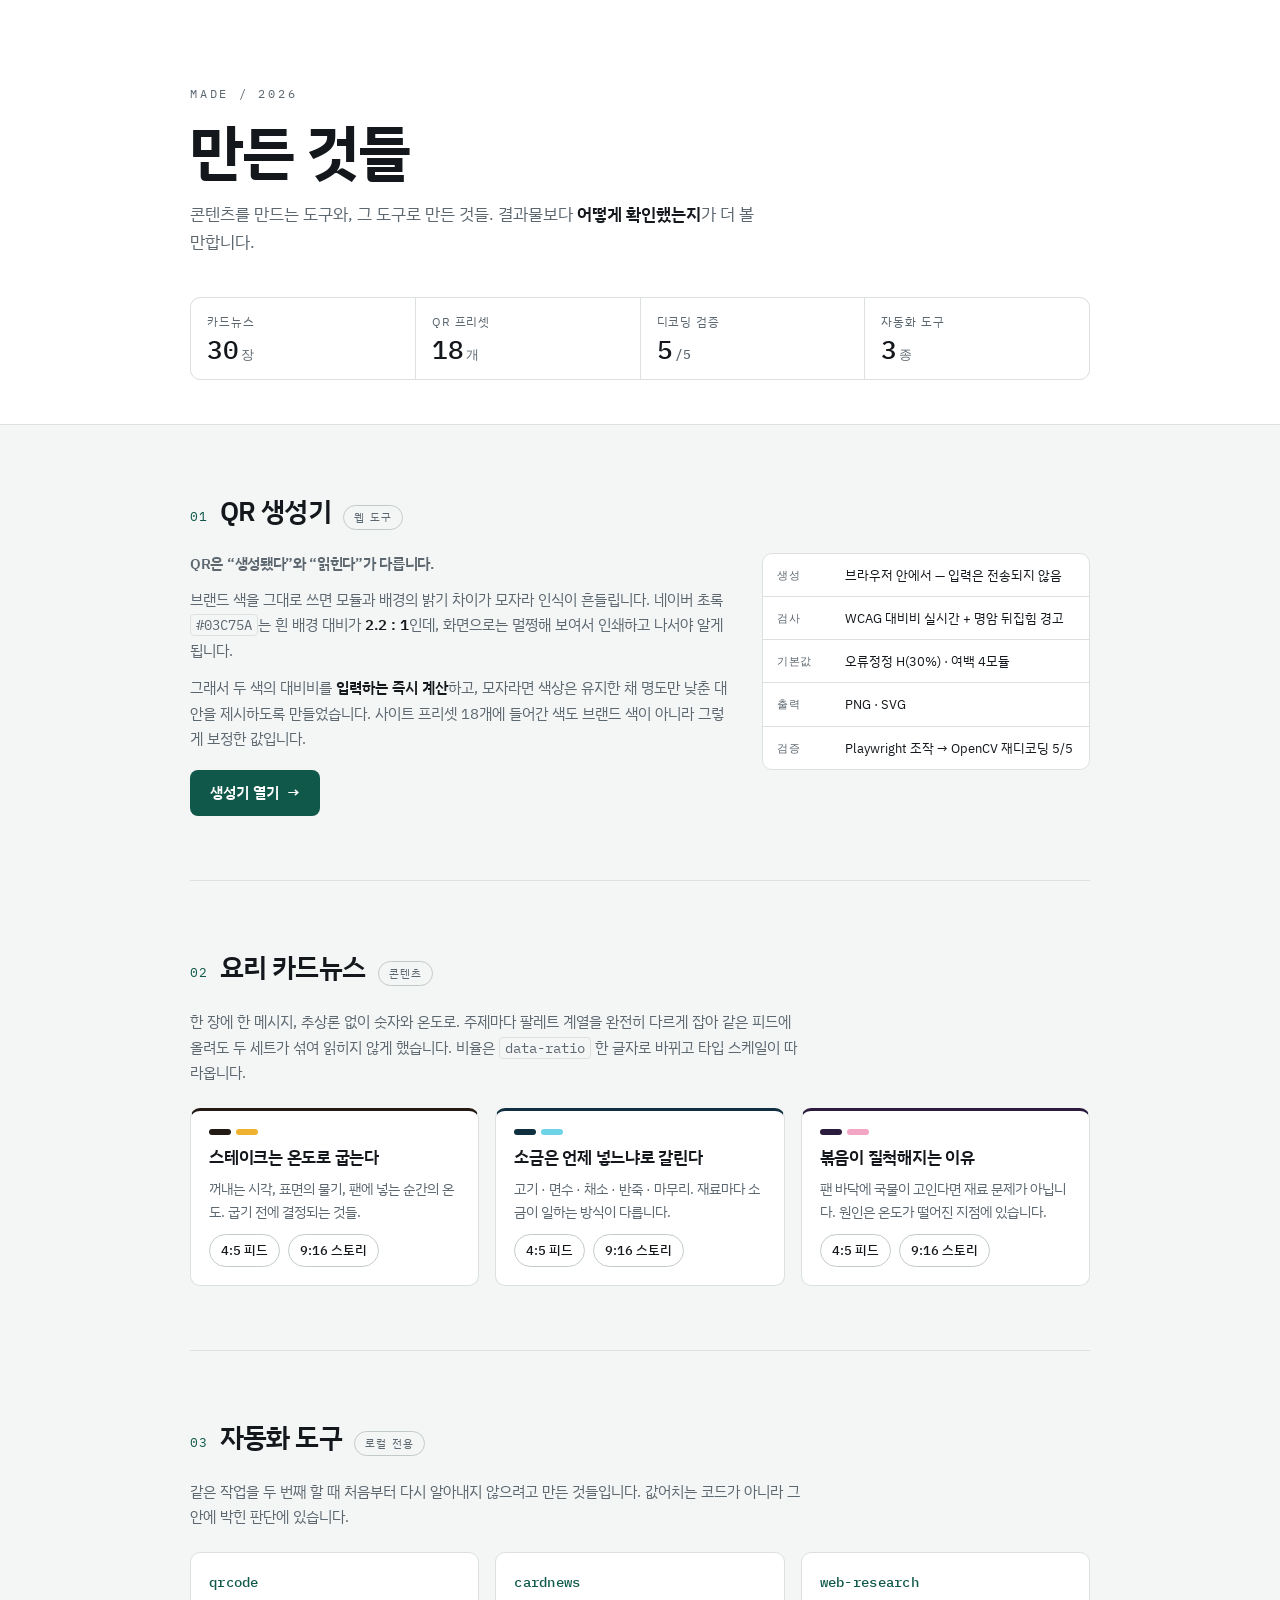
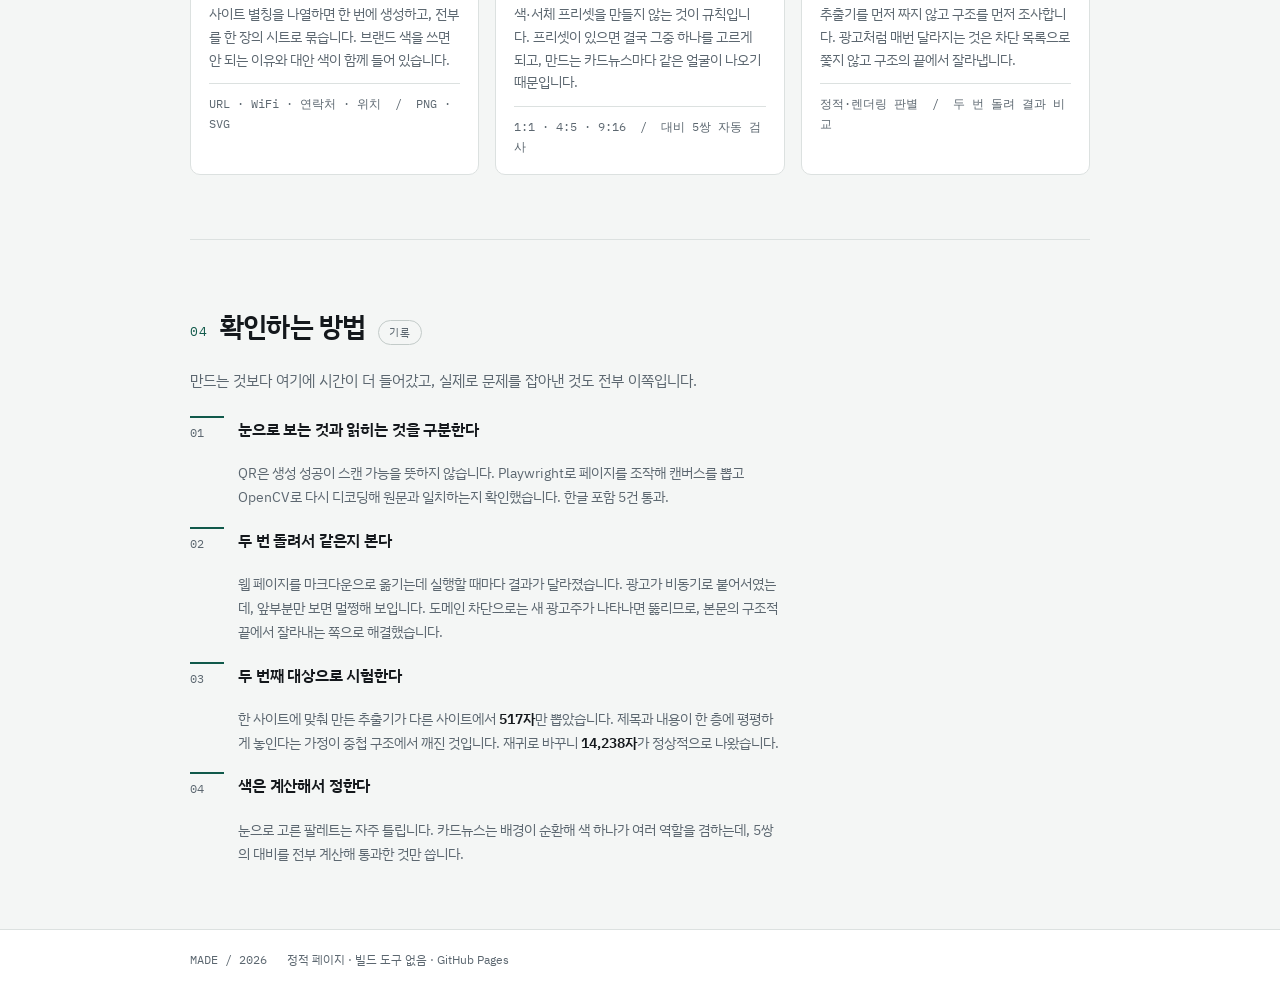
<file: index.html>
<!doctype html>
<html lang="ko">
<head>
<meta charset="utf-8">
<meta name="viewport" content="width=device-width, initial-scale=1">
<title>만든 것들</title>
<meta name="description" content="카드뉴스, QR 생성기, 웹 추출 도구 — 만든 것과 확인한 방법.">
<link rel="preconnect" href="https://fonts.googleapis.com">
<link rel="preconnect" href="https://fonts.gstatic.com" crossorigin>
<link rel="stylesheet" href="https://fonts.googleapis.com/css2?family=IBM+Plex+Sans+KR:wght@400;500;600;700&family=IBM+Plex+Mono:wght@400;500&display=swap">
<link rel="stylesheet" href="home.css">
</head>
<body>

<header class="hero">
  <div class="wrap">
    <p class="eyebrow">MADE / 2026</p>
    <h1>만든 것들</h1>
    <p class="lede">콘텐츠를 만드는 도구와, 그 도구로 만든 것들. 결과물보다 <strong>어떻게 확인했는지</strong>가 더 볼 만합니다.</p>

    <dl class="stats">
      <div><dt>카드뉴스</dt><dd>30<span>장</span></dd></div>
      <div><dt>QR 프리셋</dt><dd>18<span>개</span></dd></div>
      <div><dt>디코딩 검증</dt><dd>5<span>/5</span></dd></div>
      <div><dt>자동화 도구</dt><dd>3<span>종</span></dd></div>
    </dl>
  </div>
</header>

<main class="wrap">

  <!-- ── 01 QR 생성기 ───────────────────────────── -->
  <section class="block">
    <div class="block-head">
      <span class="num">01</span>
      <h2>QR 생성기</h2>
      <span class="tag">웹 도구</span>
    </div>

    <div class="feature">
      <div class="feature-text">
        <p class="claim">QR은 “생성됐다”와 “읽힌다”가 다릅니다.</p>
        <p>브랜드 색을 그대로 쓰면 모듈과 배경의 밝기 차이가 모자라 인식이 흔들립니다. 네이버 초록 <code>#03C75A</code>는 흰 배경 대비가 <strong>2.2 : 1</strong>인데, 화면으로는 멀쩡해 보여서 인쇄하고 나서야 알게 됩니다.</p>
        <p>그래서 두 색의 대비비를 <strong>입력하는 즉시 계산</strong>하고, 모자라면 색상은 유지한 채 명도만 낮춘 대안을 제시하도록 만들었습니다. 사이트 프리셋 18개에 들어간 색도 브랜드 색이 아니라 그렇게 보정한 값입니다.</p>
        <a class="cta" href="qr/">생성기 열기 <span aria-hidden="true">→</span></a>
      </div>
      <ul class="speclist">
        <li><span>생성</span> 브라우저 안에서 — 입력은 전송되지 않음</li>
        <li><span>검사</span> WCAG 대비비 실시간 + 명암 뒤집힘 경고</li>
        <li><span>기본값</span> 오류정정 H(30%) · 여백 4모듈</li>
        <li><span>출력</span> PNG · SVG</li>
        <li><span>검증</span> Playwright 조작 → OpenCV 재디코딩 5/5</li>
      </ul>
    </div>
  </section>

  <!-- ── 02 카드뉴스 ────────────────────────────── -->
  <section class="block">
    <div class="block-head">
      <span class="num">02</span>
      <h2>요리 카드뉴스</h2>
      <span class="tag">콘텐츠</span>
    </div>

    <p class="intro">한 장에 한 메시지, 추상론 없이 숫자와 온도로. 주제마다 팔레트 계열을 완전히 다르게 잡아 같은 피드에 올려도 두 세트가 섞여 읽히지 않게 했습니다. 비율은 <code>data-ratio</code> 한 글자로 바뀌고 타입 스케일이 따라옵니다.</p>

    <div class="cards">
      <article class="card" style="--swatch:#241A14; --swatch2:#EFB230">
        <div class="chip-row"><span class="chip"></span><span class="chip alt"></span></div>
        <h3>스테이크는 온도로 굽는다</h3>
        <p>꺼내는 시각, 표면의 물기, 팬에 넣는 순간의 온도. 굽기 전에 결정되는 것들.</p>
        <div class="links">
          <a href="cardnews/01-steak.html">4:5 피드</a>
          <a href="cardnews/01-steak-9x16.html">9:16 스토리</a>
        </div>
      </article>

      <article class="card" style="--swatch:#10303F; --swatch2:#6FD3E8">
        <div class="chip-row"><span class="chip"></span><span class="chip alt"></span></div>
        <h3>소금은 언제 넣느냐로 갈린다</h3>
        <p>고기 · 면수 · 채소 · 반죽 · 마무리. 재료마다 소금이 일하는 방식이 다릅니다.</p>
        <div class="links">
          <a href="cardnews/02-salt.html">4:5 피드</a>
          <a href="cardnews/02-salt-9x16.html">9:16 스토리</a>
        </div>
      </article>

      <article class="card" style="--swatch:#2B1B3D; --swatch2:#F3A6C4">
        <div class="chip-row"><span class="chip"></span><span class="chip alt"></span></div>
        <h3>볶음이 질척해지는 이유</h3>
        <p>팬 바닥에 국물이 고인다면 재료 문제가 아닙니다. 원인은 온도가 떨어진 지점에 있습니다.</p>
        <div class="links">
          <a href="cardnews/03-stirfry.html">4:5 피드</a>
          <a href="cardnews/03-stirfry-9x16.html">9:16 스토리</a>
        </div>
      </article>
    </div>
  </section>

  <!-- ── 03 자동화 도구 ─────────────────────────── -->
  <section class="block">
    <div class="block-head">
      <span class="num">03</span>
      <h2>자동화 도구</h2>
      <span class="tag">로컬 전용</span>
    </div>

    <p class="intro">같은 작업을 두 번째 할 때 처음부터 다시 알아내지 않으려고 만든 것들입니다. 값어치는 코드가 아니라 그 안에 박힌 판단에 있습니다.</p>

    <div class="tools">
      <article class="tool">
        <h3>qrcode</h3>
        <p>사이트 별칭을 나열하면 한 번에 생성하고, 전부를 한 장의 시트로 묶습니다. 브랜드 색을 쓰면 안 되는 이유와 대안 색이 함께 들어 있습니다.</p>
        <p class="meta">URL · WiFi · 연락처 · 위치 &nbsp;/&nbsp; PNG · SVG</p>
      </article>

      <article class="tool">
        <h3>cardnews</h3>
        <p>색·서체 프리셋을 만들지 않는 것이 규칙입니다. 프리셋이 있으면 결국 그중 하나를 고르게 되고, 만드는 카드뉴스마다 같은 얼굴이 나오기 때문입니다.</p>
        <p class="meta">1:1 · 4:5 · 9:16 &nbsp;/&nbsp; 대비 5쌍 자동 검사</p>
      </article>

      <article class="tool">
        <h3>web-research</h3>
        <p>추출기를 먼저 짜지 않고 구조를 먼저 조사합니다. 광고처럼 매번 달라지는 것은 차단 목록으로 쫓지 않고 구조의 끝에서 잘라냅니다.</p>
        <p class="meta">정적·렌더링 판별 &nbsp;/&nbsp; 두 번 돌려 결과 비교</p>
      </article>
    </div>
  </section>

  <!-- ── 04 확인하는 방법 ───────────────────────── -->
  <section class="block">
    <div class="block-head">
      <span class="num">04</span>
      <h2>확인하는 방법</h2>
      <span class="tag">기록</span>
    </div>

    <p class="intro">만드는 것보다 여기에 시간이 더 들어갔고, 실제로 문제를 잡아낸 것도 전부 이쪽입니다.</p>

    <ol class="method">
      <li>
        <h3>눈으로 보는 것과 읽히는 것을 구분한다</h3>
        <p>QR은 생성 성공이 스캔 가능을 뜻하지 않습니다. Playwright로 페이지를 조작해 캔버스를 뽑고 OpenCV로 다시 디코딩해 원문과 일치하는지 확인했습니다. 한글 포함 5건 통과.</p>
      </li>
      <li>
        <h3>두 번 돌려서 같은지 본다</h3>
        <p>웹 페이지를 마크다운으로 옮기는데 실행할 때마다 결과가 달라졌습니다. 광고가 비동기로 붙어서였는데, 앞부분만 보면 멀쩡해 보입니다. 도메인 차단으로는 새 광고주가 나타나면 뚫리므로, 본문의 구조적 끝에서 잘라내는 쪽으로 해결했습니다.</p>
      </li>
      <li>
        <h3>두 번째 대상으로 시험한다</h3>
        <p>한 사이트에 맞춰 만든 추출기가 다른 사이트에서 <strong>517자</strong>만 뽑았습니다. 제목과 내용이 한 층에 평평하게 놓인다는 가정이 중첩 구조에서 깨진 것입니다. 재귀로 바꾸니 <strong>14,238자</strong>가 정상적으로 나왔습니다.</p>
      </li>
      <li>
        <h3>색은 계산해서 정한다</h3>
        <p>눈으로 고른 팔레트는 자주 틀립니다. 카드뉴스는 배경이 순환해 색 하나가 여러 역할을 겸하는데, 5쌍의 대비를 전부 계산해 통과한 것만 씁니다.</p>
      </li>
    </ol>
  </section>

</main>

<footer class="foot">
  <div class="wrap">
    <span class="mono">MADE / 2026</span>
    <span>정적 페이지 · 빌드 도구 없음 · GitHub Pages</span>
  </div>
</footer>

</body>
</html>
</file>
<file: home.css>
/* ─────────────────────────────────────────────────────────────
   포트폴리오 — /qr/ 와 같은 계열의 색을 쓴다. 한 사이트로 읽혀야 한다.
   구성은 사양서(spec sheet)에 가깝게. 이 페이지의 내용이 "무엇을 만들었나"
   보다 "어떻게 확인했나"에 가깝기 때문에, 장식보다 수치와 층위를 세운다.
   ───────────────────────────────────────────────────────────── */
:root {
  --bg:      #F4F6F5;
  --surface: #FFFFFF;
  --fg:      #14181C;
  --muted:   #5C6770;
  --line:    #DCE1E0;
  --line-strong: #C3CBC9;
  --accent:  #10594A;
  --accent-fg: #FFFFFF;

  --font: "IBM Plex Sans KR", "Pretendard", "Malgun Gothic", system-ui, sans-serif;
  --mono: "IBM Plex Mono", ui-monospace, monospace;
}

@media (prefers-color-scheme: dark) {
  :root {
    --bg:      #0E1214;
    --surface: #171D20;
    --fg:      #E6EBE9;
    --muted:   #94A2A4;
    --line:    #272F33;
    --line-strong: #3A454A;
    --accent:  #4FC0A5;
    --accent-fg: #08110F;
  }
}

* { box-sizing: border-box; }

body {
  margin: 0;
  background: var(--bg);
  color: var(--fg);
  font-family: var(--font);
  line-height: 1.7;
  -webkit-font-smoothing: antialiased;
}

.wrap {
  max-width: 940px;
  margin: 0 auto;
  padding-inline: 20px;
}

.mono { font-family: var(--mono); }

code {
  font-family: var(--mono);
  font-size: .9em;
  background: var(--bg);
  border: 1px solid var(--line);
  border-radius: 4px;
  padding: 1px 5px;
}

a { color: var(--accent); }

:is(a, button):focus-visible {
  outline: 2px solid var(--accent);
  outline-offset: 3px;
  border-radius: 3px;
}

/* ── 머리 ────────────────────────────────────────── */
.hero {
  background: var(--surface);
  border-bottom: 1px solid var(--line);
  padding-block: clamp(44px, 8vw, 84px) clamp(28px, 4vw, 44px);
}
.eyebrow {
  margin: 0 0 14px;
  font-family: var(--mono);
  font-size: 11.5px;
  letter-spacing: .24em;
  color: var(--muted);
}
.hero h1 {
  margin: 0 0 16px;
  font-size: clamp(34px, 6.6vw, 60px);
  font-weight: 700;
  letter-spacing: -.035em;
  line-height: 1.1;
}
.lede {
  margin: 0;
  max-width: 58ch;
  font-size: clamp(15px, 1.9vw, 17px);
  color: var(--muted);
}
.lede strong { color: var(--fg); font-weight: 600; }

.stats {
  display: grid;
  grid-template-columns: repeat(4, minmax(0, 1fr));
  gap: 1px;
  margin: clamp(26px, 4vw, 40px) 0 0;
  background: var(--line);
  border: 1px solid var(--line);
  border-radius: 10px;
  overflow: hidden;
}
@media (max-width: 620px) {
  .stats { grid-template-columns: repeat(2, 1fr); }
}
.stats > div { background: var(--surface); padding: 14px 16px; }
.stats dt {
  font-size: 11.5px;
  letter-spacing: .08em;
  color: var(--muted);
}
.stats dd {
  margin: 2px 0 0;
  font-family: var(--mono);
  font-size: 26px;
  font-weight: 500;
  line-height: 1.2;
  font-variant-numeric: tabular-nums;
}
.stats dd span { font-size: 13px; color: var(--muted); margin-left: 2px; }

/* ── 블록 ────────────────────────────────────────── */
.block {
  padding-block: clamp(40px, 6vw, 64px);
  border-bottom: 1px solid var(--line);
}
.block:last-of-type { border-bottom: 0; }

.block-head {
  display: flex;
  align-items: baseline;
  gap: 12px;
  margin-bottom: 18px;
  flex-wrap: wrap;
}
.num {
  font-family: var(--mono);
  font-size: 13px;
  color: var(--accent);
  letter-spacing: .06em;
}
.block-head h2 {
  margin: 0;
  font-size: clamp(21px, 3.2vw, 27px);
  font-weight: 600;
  letter-spacing: -.02em;
}
.tag {
  font-size: 11px;
  letter-spacing: .1em;
  color: var(--muted);
  border: 1px solid var(--line-strong);
  border-radius: 999px;
  padding: 2px 10px;
}

.intro {
  margin: 0 0 22px;
  max-width: 68ch;
  color: var(--muted);
  font-size: 15px;
}
.intro strong { color: var(--fg); }

/* ── 01 대표 항목 ────────────────────────────────── */
.feature {
  display: grid;
  grid-template-columns: minmax(0, 1.25fr) minmax(0, .75fr);
  gap: 26px;
  align-items: start;
}
@media (max-width: 760px) {
  .feature { grid-template-columns: 1fr; }
}
.claim {
  margin: 0 0 12px;
  font-size: clamp(18px, 2.6vw, 22px);
  font-weight: 600;
  letter-spacing: -.02em;
  line-height: 1.45;
  text-wrap: balance;
}
.feature-text p {
  margin: 0 0 12px;
  max-width: 60ch;
  font-size: 15px;
  color: var(--muted);
}
.feature-text p strong { color: var(--fg); font-weight: 600; }

.cta {
  display: inline-flex;
  align-items: center;
  gap: 8px;
  margin-top: 6px;
  padding: 11px 20px;
  border-radius: 8px;
  background: var(--accent);
  color: var(--accent-fg);
  font-size: 14.5px;
  font-weight: 600;
  text-decoration: none;
}
.cta:hover { filter: brightness(1.08); }

.speclist {
  margin: 0;
  padding: 0;
  list-style: none;
  background: var(--surface);
  border: 1px solid var(--line);
  border-radius: 10px;
  overflow: hidden;
}
.speclist li {
  display: grid;
  grid-template-columns: 58px 1fr;
  gap: 10px;
  padding: 11px 14px;
  font-size: 13px;
  line-height: 1.55;
  border-bottom: 1px solid var(--line);
}
.speclist li:last-child { border-bottom: 0; }
.speclist span {
  font-family: var(--mono);
  font-size: 11px;
  letter-spacing: .05em;
  color: var(--muted);
  padding-top: 2px;
}

/* ── 02 카드 ─────────────────────────────────────── */
.cards {
  display: grid;
  grid-template-columns: repeat(auto-fit, minmax(250px, 1fr));
  gap: 16px;
}
.card {
  background: var(--surface);
  border: 1px solid var(--line);
  border-top: 3px solid var(--swatch, var(--accent));
  border-radius: 10px;
  padding: 18px;
  display: flex;
  flex-direction: column;
  gap: 10px;
}
.chip-row { display: flex; gap: 5px; }
.chip {
  width: 22px; height: 6px; border-radius: 3px;
  background: var(--swatch);
}
.chip.alt { background: var(--swatch2); }
.card h3 {
  margin: 0;
  font-size: 16.5px;
  font-weight: 600;
  letter-spacing: -.015em;
  line-height: 1.4;
}
.card p {
  margin: 0;
  flex: 1;
  font-size: 13.5px;
  color: var(--muted);
}
.links { display: flex; gap: 8px; flex-wrap: wrap; }
.links a {
  font-size: 12.5px;
  font-weight: 500;
  text-decoration: none;
  padding: 5px 11px;
  border: 1px solid var(--line-strong);
  border-radius: 999px;
  color: var(--fg);
}
.links a:hover { border-color: var(--accent); color: var(--accent); }

/* ── 03 도구 ─────────────────────────────────────── */
.tools {
  display: grid;
  grid-template-columns: repeat(auto-fit, minmax(240px, 1fr));
  gap: 16px;
}
.tool {
  background: var(--surface);
  border: 1px solid var(--line);
  border-radius: 10px;
  padding: 18px;
}
.tool h3 {
  margin: 0 0 8px;
  font-family: var(--mono);
  font-size: 14px;
  font-weight: 500;
  color: var(--accent);
  letter-spacing: .02em;
}
.tool p {
  margin: 0;
  font-size: 13.5px;
  color: var(--muted);
}
.tool .meta {
  margin-top: 12px;
  padding-top: 10px;
  border-top: 1px solid var(--line);
  font-family: var(--mono);
  font-size: 11.5px;
}

/* ── 04 방법 ─────────────────────────────────────── */
.method {
  margin: 0;
  padding: 0;
  list-style: none;
  counter-reset: step;
  display: grid;
  gap: 18px;
}
.method li {
  counter-increment: step;
  display: grid;
  grid-template-columns: 34px 1fr;
  gap: 14px;
  align-items: start;
}
.method li::before {
  content: counter(step, decimal-leading-zero);
  font-family: var(--mono);
  font-size: 12px;
  color: var(--muted);
  padding-top: 5px;
  border-top: 2px solid var(--accent);
  grid-row: 1;
}
/* li 안의 그리드 항목은 ::before · h3 · p 세 개다. 자동 배치에 맡기면
   p가 다음 줄의 첫 열(34px)로 밀려 글자가 세로로 쪼개진다. 둘째 열에 고정한다. */
.method h3, .method p { grid-column: 2; }
.method h3 {
  margin: 0 0 5px;
  font-size: 15.5px;
  font-weight: 600;
  letter-spacing: -.01em;
}
.method p {
  margin: 0;
  max-width: 68ch;
  font-size: 14px;
  color: var(--muted);
}
.method p strong {
  color: var(--fg);
  font-weight: 600;
  font-variant-numeric: tabular-nums;
}

/* ── 꼬리 ────────────────────────────────────────── */
.foot {
  border-top: 1px solid var(--line);
  background: var(--surface);
}
.foot .wrap {
  padding-block: 20px 34px;
  display: flex;
  flex-wrap: wrap;
  gap: 6px 20px;
  font-size: 12px;
  color: var(--muted);
}

@media (prefers-reduced-motion: reduce) {
  * { animation: none !important; transition: none !important; }
}
</file>
